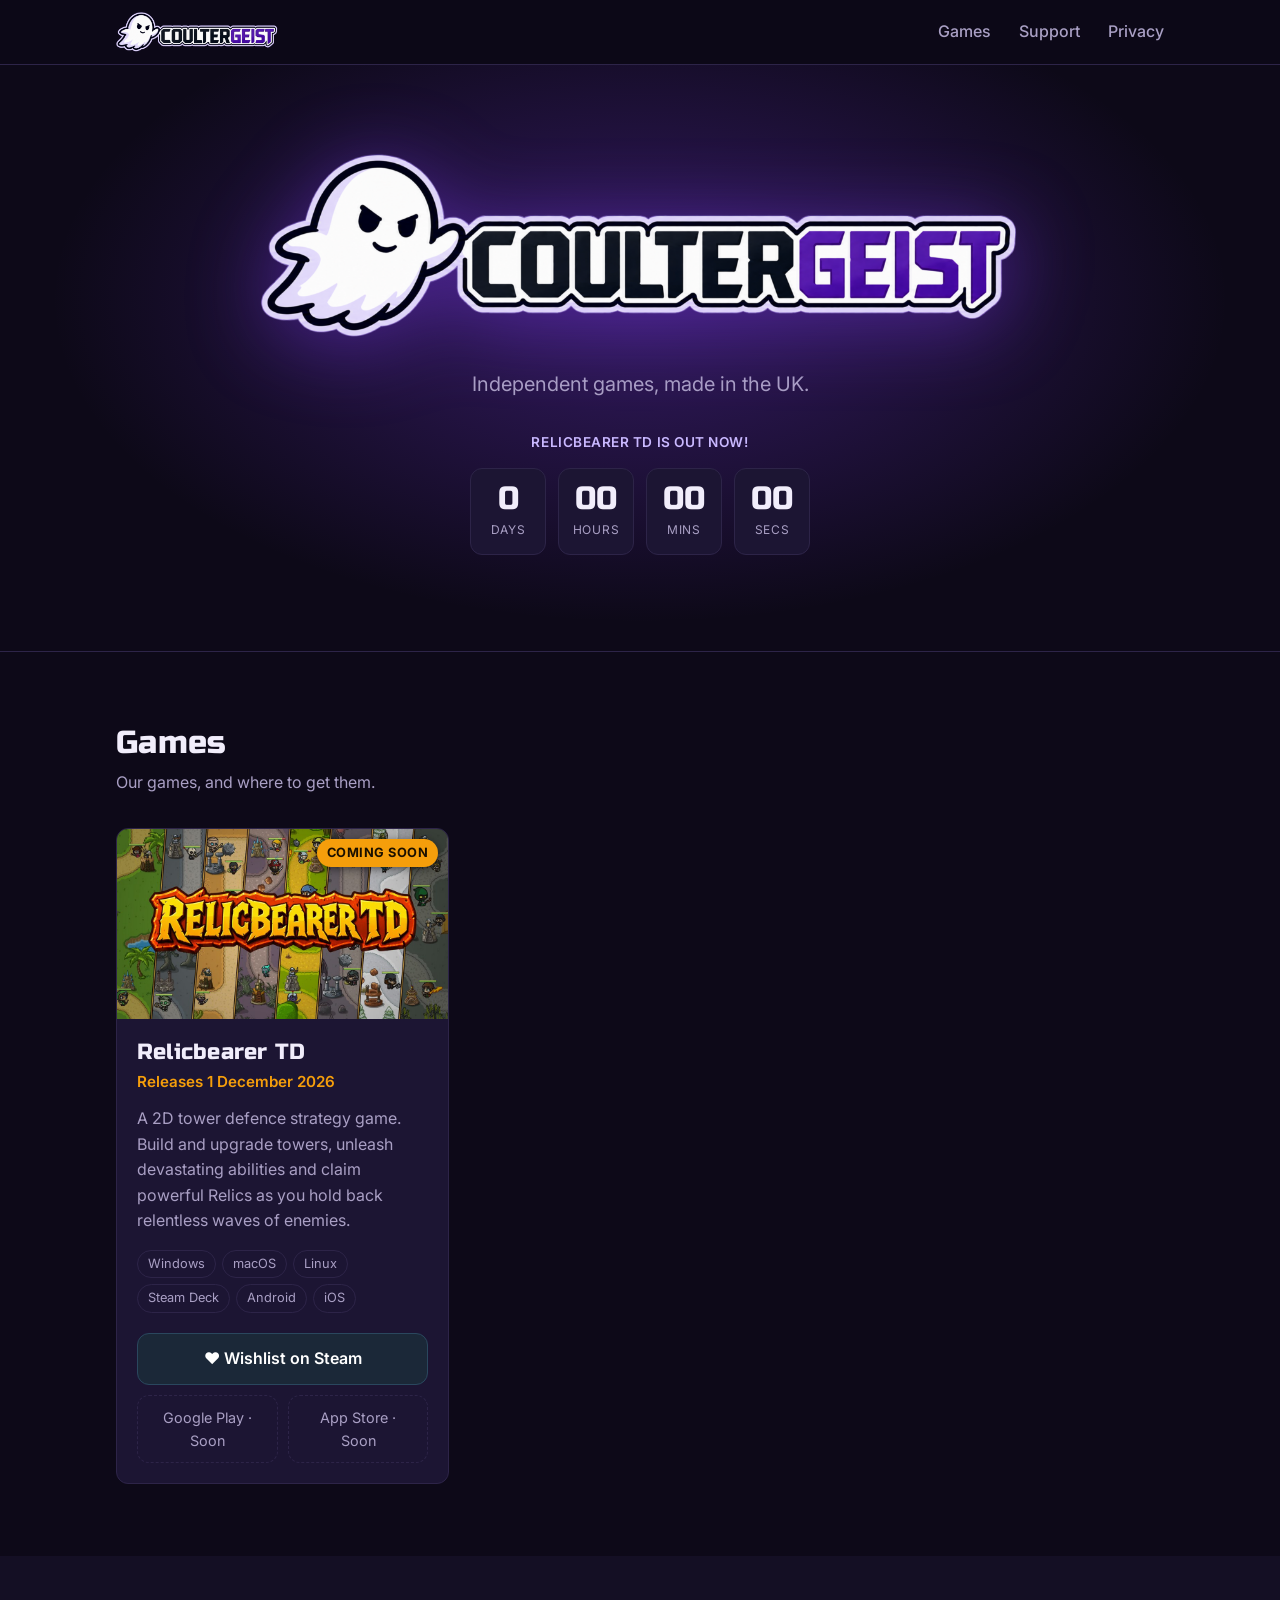
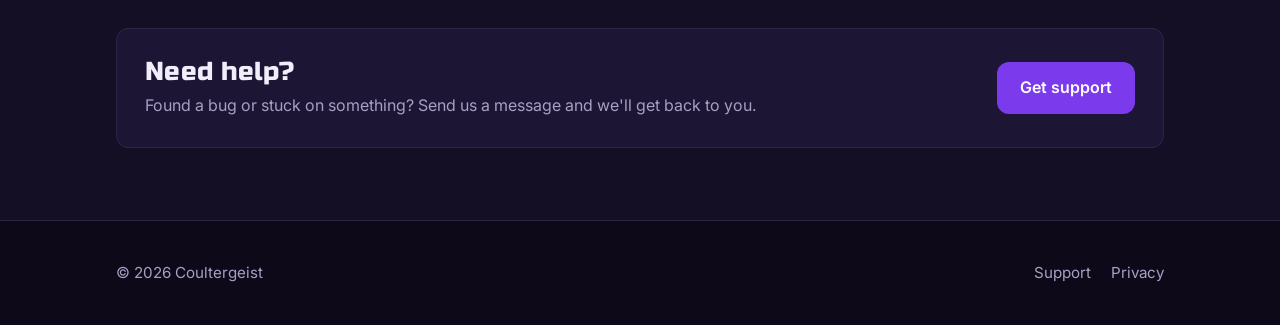
<file: index.html>
<!doctype html>
<html lang="en">
<head>
  <meta charset="utf-8">
  <meta name="viewport" content="width=device-width, initial-scale=1">
  <title>Coultergeist — Independent Games</title>
  <meta name="description" content="Coultergeist is an independent game studio in the UK. Our first game, Relicbearer TD, launches 1 December 2026 on Steam, Android and iOS.">
  <link rel="canonical" href="https://coultergeist.co.uk/">

  <meta property="og:type" content="website">
  <meta property="og:site_name" content="Coultergeist">
  <meta property="og:title" content="Coultergeist — Independent Games">
  <meta property="og:description" content="Independent games from the UK. Relicbearer TD launches 1 December 2026 — wishlist it on Steam.">
  <meta property="og:url" content="https://coultergeist.co.uk/">
  <meta property="og:image" content="https://coultergeist.co.uk/images/og-image.jpg">
  <meta name="twitter:card" content="summary_large_image">

  <link rel="icon" type="image/png" sizes="32x32" href="/images/favicon-32.png">
  <link rel="apple-touch-icon" href="/images/apple-touch-icon.png">
  <meta name="theme-color" content="#0d0918">

  <link rel="preconnect" href="https://fonts.googleapis.com">
  <link rel="preconnect" href="https://fonts.gstatic.com" crossorigin>
  <link rel="stylesheet" href="https://fonts.googleapis.com/css2?family=Inter:wght@400;500;600;700&family=Russo+One&display=swap">
  <link rel="stylesheet" href="/css/style.css?v=6">
  <script src="/js/main.js?v=5" defer></script>
</head>
<body>
  <header class="site-header">
    <div class="container header-inner">
      <a class="logo" href="/"><img src="/images/coultergeist-logo.png" alt="Coultergeist" width="1200" height="400"></a>
      <button class="nav-toggle" aria-expanded="false" aria-controls="site-nav" aria-label="Open menu">☰</button>
      <nav id="site-nav" class="site-nav">
        <a href="/#games">Games</a>
        <a href="/support.html">Support</a>
        <a href="/privacy/">Privacy</a>
      </nav>
    </div>
  </header>

  <main>
    <section class="hero">
      <div class="container">
        <img class="hero-logo" src="/images/coultergeist-logo.png" alt="" width="1200" height="400">
        <h1>Coultergeist</h1>
        <p class="lead">Independent games, made in the UK.</p>
        <!-- Launch countdown: 8am UK time, 1 December 2026 (GMT, so 08:00Z) -->
        <div class="countdown" data-launch="2026-12-01T08:00:00Z" hidden>
          <p class="countdown-label">Relicbearer TD launches in</p>
          <div class="countdown-units">
            <div class="countdown-unit"><span data-unit="days">0</span><small>Days</small></div>
            <div class="countdown-unit"><span data-unit="hours">00</span><small>Hours</small></div>
            <div class="countdown-unit"><span data-unit="minutes">00</span><small>Mins</small></div>
            <div class="countdown-unit"><span data-unit="seconds">00</span><small>Secs</small></div>
          </div>
        </div>
      </div>
    </section>

    <section id="games" class="section">
      <div class="container">
        <h2 class="section-title">Games</h2>
        <p class="section-intro">Our games, and where to get them.</p>

        <div class="games">
          <!-- Copy this <article> block for each new game -->
          <article class="game-card">
            <div class="game-cover">
              <img class="game-cover-img" src="/images/games/relicbearer-td/cover.jpg" alt="Relicbearer TD" width="960" height="550" loading="lazy">
              <span class="badge">Coming soon</span>
            </div>
            <div class="game-body">
              <h3>Relicbearer TD</h3>
              <p class="release">Releases 1 December 2026<span data-release="2026-12-01"></span></p>
              <p>A 2D tower defence strategy game. Build and upgrade towers, unleash devastating abilities and claim powerful Relics as you hold back relentless waves of enemies.</p>
              <ul class="platforms" aria-label="Platforms">
                <li>Windows</li>
                <li>macOS</li>
                <li>Linux</li>
                <li>Steam Deck</li>
                <li>Android</li>
                <li>iOS</li>
              </ul>
              <div class="game-actions">
                <a class="button steam" href="https://store.steampowered.com/app/5309220/Relicbearer_TD/" target="_blank" rel="noopener">♥ Wishlist on Steam</a>
                <div class="store-row">
                  <span class="store-soon">Google Play · Soon</span>
                  <span class="store-soon">App Store · Soon</span>
                </div>
              </div>
            </div>
          </article>
        </div>
      </div>
    </section>

    <section id="support" class="section alt">
      <div class="container">
        <div class="support-box">
          <div>
            <h2>Need help?</h2>
            <p>Found a bug or stuck on something? Send us a message and we'll get back to you.</p>
          </div>
          <a class="button" href="/support.html">Get support</a>
        </div>
      </div>
    </section>
  </main>

  <footer class="site-footer">
    <div class="container footer-inner">
      <p>&copy; <span id="year">2026</span> Coultergeist</p>
      <nav class="footer-links" aria-label="Footer">
        <a href="/support.html">Support</a>
        <a href="/privacy/">Privacy</a>
      </nav>
    </div>
  </footer>
</body>
</html>
</file>
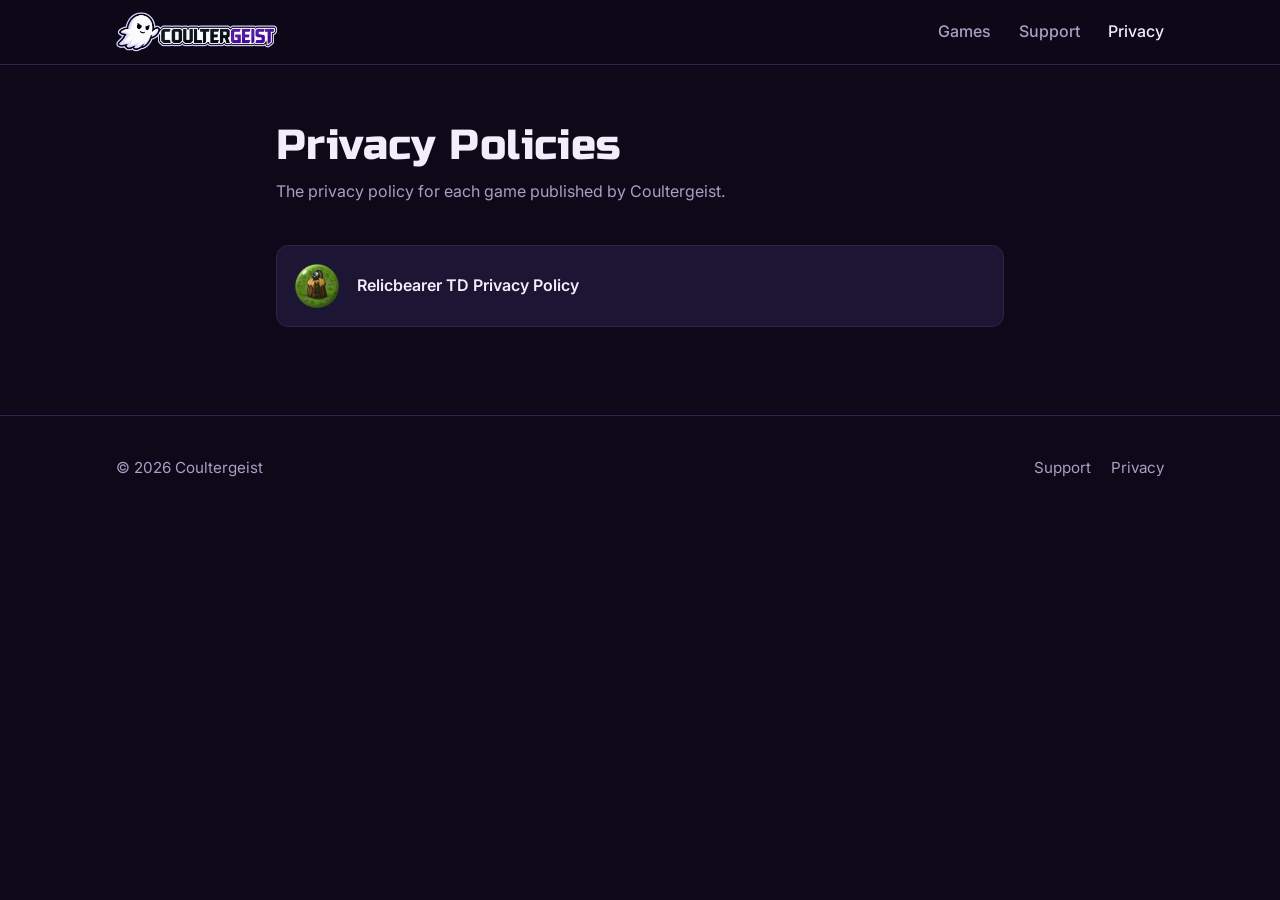
<file: privacy/index.html>
<!doctype html>
<html lang="en">
<head>
  <meta charset="utf-8">
  <meta name="viewport" content="width=device-width, initial-scale=1">
  <title>Privacy Policies — Coultergeist</title>
  <meta name="description" content="Privacy policies for all games published by Coultergeist.">
  <link rel="canonical" href="https://coultergeist.co.uk/privacy/">

  <link rel="icon" type="image/png" sizes="32x32" href="/images/favicon-32.png">
  <link rel="apple-touch-icon" href="/images/apple-touch-icon.png">
  <meta name="theme-color" content="#0d0918">

  <link rel="preconnect" href="https://fonts.googleapis.com">
  <link rel="preconnect" href="https://fonts.gstatic.com" crossorigin>
  <link rel="stylesheet" href="https://fonts.googleapis.com/css2?family=Inter:wght@400;500;600;700&family=Russo+One&display=swap">
  <link rel="stylesheet" href="/css/style.css?v=6">
  <script src="/js/main.js?v=5" defer></script>
</head>
<body>
  <header class="site-header">
    <div class="container header-inner">
      <a class="logo" href="/"><img src="/images/coultergeist-logo.png" alt="Coultergeist" width="1200" height="400"></a>
      <button class="nav-toggle" aria-expanded="false" aria-controls="site-nav" aria-label="Open menu">☰</button>
      <nav id="site-nav" class="site-nav">
        <a href="/#games">Games</a>
        <a href="/support.html">Support</a>
        <a href="/privacy/" aria-current="page">Privacy</a>
      </nav>
    </div>
  </header>

  <main>
    <div class="container narrow">
      <div class="page-header">
        <h1>Privacy Policies</h1>
        <p>The privacy policy for each game published by Coultergeist.</p>
      </div>

      <div class="prose">
        <!-- Add a list item for each game's privacy policy -->
        <ul class="policy-list">
          <li>
            <a href="/privacy/relicbearer-td.html">
              <img src="/images/games/relicbearer-td/icon.png" alt="" width="48" height="48">
              Relicbearer TD Privacy Policy
            </a>
          </li>
        </ul>
      </div>
    </div>
  </main>

  <footer class="site-footer">
    <div class="container footer-inner">
      <p>&copy; <span id="year">2026</span> Coultergeist</p>
      <nav class="footer-links" aria-label="Footer">
        <a href="/support.html">Support</a>
        <a href="/privacy/">Privacy</a>
      </nav>
    </div>
  </footer>
</body>
</html>
</file>
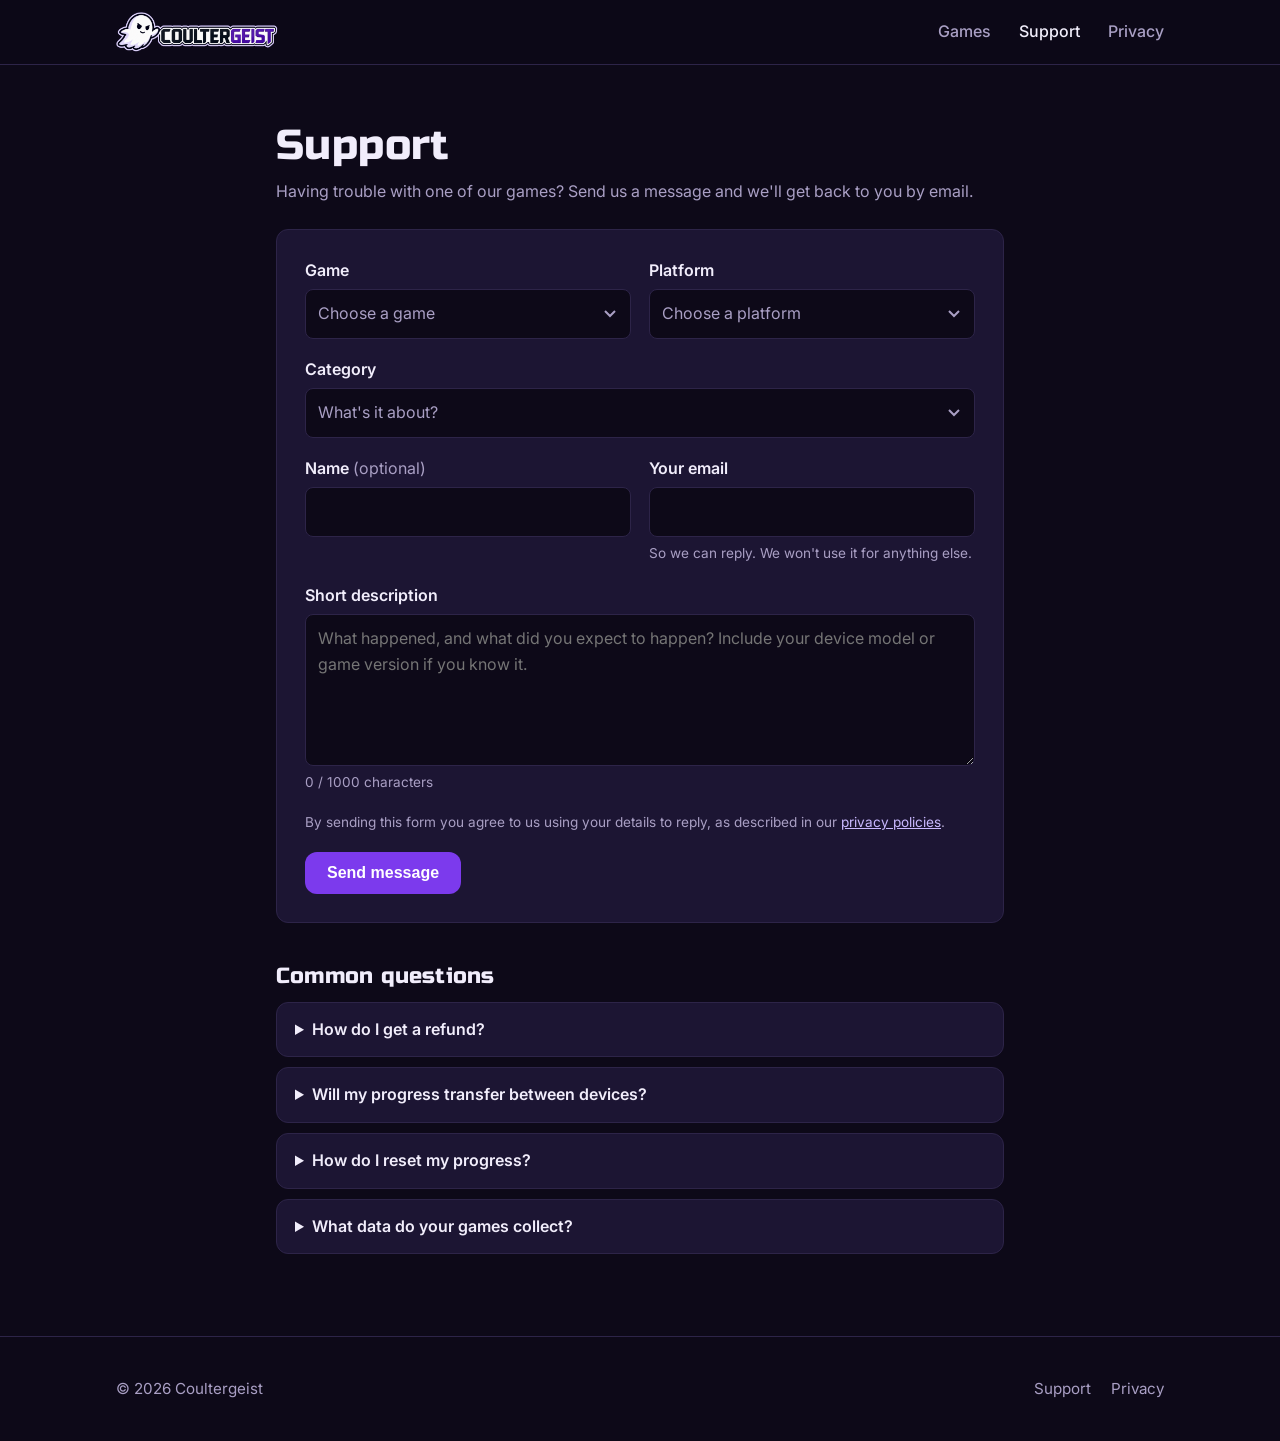
<file: support.html>
<!doctype html>
<html lang="en">
<head>
  <meta charset="utf-8">
  <meta name="viewport" content="width=device-width, initial-scale=1">
  <title>Support — Coultergeist</title>
  <meta name="description" content="Get help with Coultergeist games, including Relicbearer TD.">
  <link rel="canonical" href="https://coultergeist.co.uk/support.html">
  <meta property="og:title" content="Support — Coultergeist">
  <meta property="og:image" content="https://coultergeist.co.uk/images/og-image.jpg">

  <link rel="icon" type="image/png" sizes="32x32" href="/images/favicon-32.png">
  <link rel="apple-touch-icon" href="/images/apple-touch-icon.png">
  <meta name="theme-color" content="#0d0918">

  <link rel="preconnect" href="https://fonts.googleapis.com">
  <link rel="preconnect" href="https://fonts.gstatic.com" crossorigin>
  <link rel="stylesheet" href="https://fonts.googleapis.com/css2?family=Inter:wght@400;500;600;700&family=Russo+One&display=swap">
  <link rel="stylesheet" href="/css/style.css?v=6">
  <script src="/js/main.js?v=5" defer></script>
</head>
<body>
  <header class="site-header">
    <div class="container header-inner">
      <a class="logo" href="/"><img src="/images/coultergeist-logo.png" alt="Coultergeist" width="1200" height="400"></a>
      <button class="nav-toggle" aria-expanded="false" aria-controls="site-nav" aria-label="Open menu">☰</button>
      <nav id="site-nav" class="site-nav">
        <a href="/#games">Games</a>
        <a href="/support.html" aria-current="page">Support</a>
        <a href="/privacy/">Privacy</a>
      </nav>
    </div>
  </header>

  <main>
    <div class="container narrow">
      <div class="page-header">
        <h1>Support</h1>
        <p>Having trouble with one of our games? Send us a message and we'll get back to you by email.</p>
      </div>

      <!-- Messages are delivered to the support inbox (support@coultergeist.co.uk) by Web3Forms (web3forms.com) using the access key below. -->
      <form id="support-form" class="support-form" action="https://api.web3forms.com/submit" method="POST" novalidate>
        <input type="hidden" name="access_key" value="d92e902e-93f3-4e98-adaf-4841d5ac642a">
        <input type="hidden" name="from_name" value="Coultergeist Support Form">
        <input type="checkbox" name="botcheck" class="hp" tabindex="-1" autocomplete="off" aria-hidden="true">

        <div class="form-row">
          <div class="field">
            <label for="game">Game</label>
            <select id="game" name="game" required>
              <option value="" selected disabled>Choose a game</option>
              <option>Relicbearer TD</option>
              <option>Not about a specific game</option>
            </select>
          </div>
          <div class="field">
            <label for="platform">Platform</label>
            <select id="platform" name="platform" required>
              <option value="" selected disabled>Choose a platform</option>
              <option>Steam – Windows</option>
              <option>Steam – macOS</option>
              <option>Steam – Linux</option>
              <option>Steam Deck</option>
              <option>Android</option>
              <option>iOS / iPadOS</option>
              <option>Not applicable</option>
            </select>
          </div>
        </div>

        <div class="field">
          <label for="category">Category</label>
          <select id="category" name="category" required>
            <option value="" selected disabled>What's it about?</option>
            <option>Bug or glitch</option>
            <option>Crash or won't start</option>
            <option>Lost or broken save progress</option>
            <option>Gameplay question</option>
            <option>Purchase or refund</option>
            <option>Feedback or suggestion</option>
            <option>Privacy or data request</option>
            <option>Business or press enquiry</option>
            <option>Something else</option>
          </select>
        </div>

        <div class="form-row">
          <div class="field">
            <label for="name">Name <span class="optional">(optional)</span></label>
            <input id="name" name="name" type="text" autocomplete="name" maxlength="80">
          </div>
          <div class="field">
            <label for="email">Your email</label>
            <input id="email" name="email" type="email" autocomplete="email" maxlength="120" required>
            <p class="hint">So we can reply. We won't use it for anything else.</p>
          </div>
        </div>

        <div class="field">
          <label for="message">Short description</label>
          <textarea id="message" name="message" rows="5" minlength="10" maxlength="1000" required placeholder="What happened, and what did you expect to happen? Include your device model or game version if you know it."></textarea>
          <p class="hint"><span id="message-count">0</span> / 1000 characters</p>
        </div>

        <p class="hint">By sending this form you agree to us using your details to reply, as described in our <a href="/privacy/">privacy policies</a>.</p>

        <button class="button" type="submit">Send message</button>
        <p id="form-status" class="form-status" role="status" aria-live="polite"></p>
      </form>

      <div class="prose">
        <h2>Common questions</h2>
        <div class="faq">
          <details>
            <summary>How do I get a refund?</summary>
            <p>Purchases are handled by the store you bought the game from. Request a refund through Steam, Google Play or the App Store, following that store's refund policy.</p>
          </details>
          <details>
            <summary>Will my progress transfer between devices?</summary>
            <p>Your progress is saved on your own device. Steam Cloud, Android backup or iCloud backup may keep a copy if you've turned them on, but progress can't be moved between different platforms.</p>
          </details>
          <details>
            <summary>How do I reset my progress?</summary>
            <p>Delete the game's save data: uninstall and reinstall the game, or clear the game's app data on Android.</p>
          </details>
          <details>
            <summary>What data do your games collect?</summary>
            <p>None. Read the details in our <a href="/privacy/">privacy policies</a>.</p>
          </details>
        </div>
      </div>
    </div>
  </main>

  <footer class="site-footer">
    <div class="container footer-inner">
      <p>&copy; <span id="year">2026</span> Coultergeist</p>
      <nav class="footer-links" aria-label="Footer">
        <a href="/support.html">Support</a>
        <a href="/privacy/">Privacy</a>
      </nav>
    </div>
  </footer>
</body>
</html>
</file>
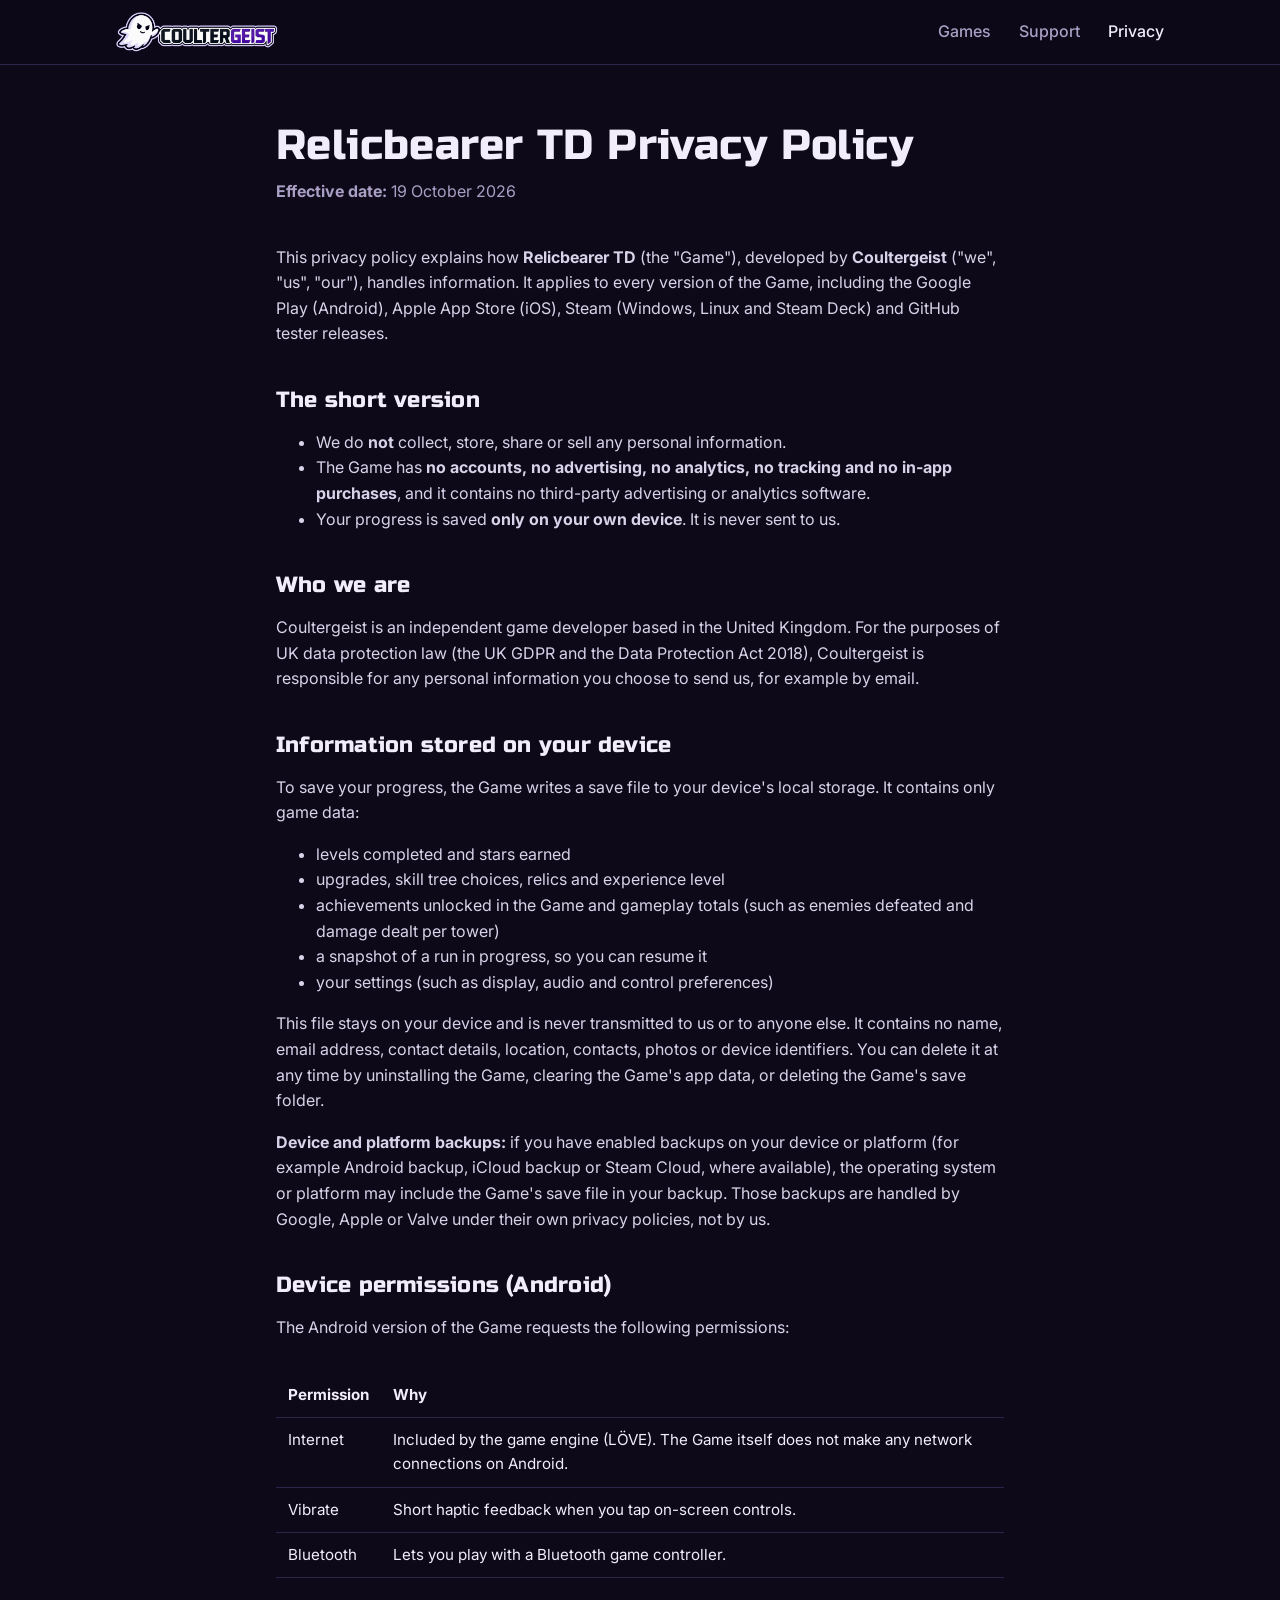
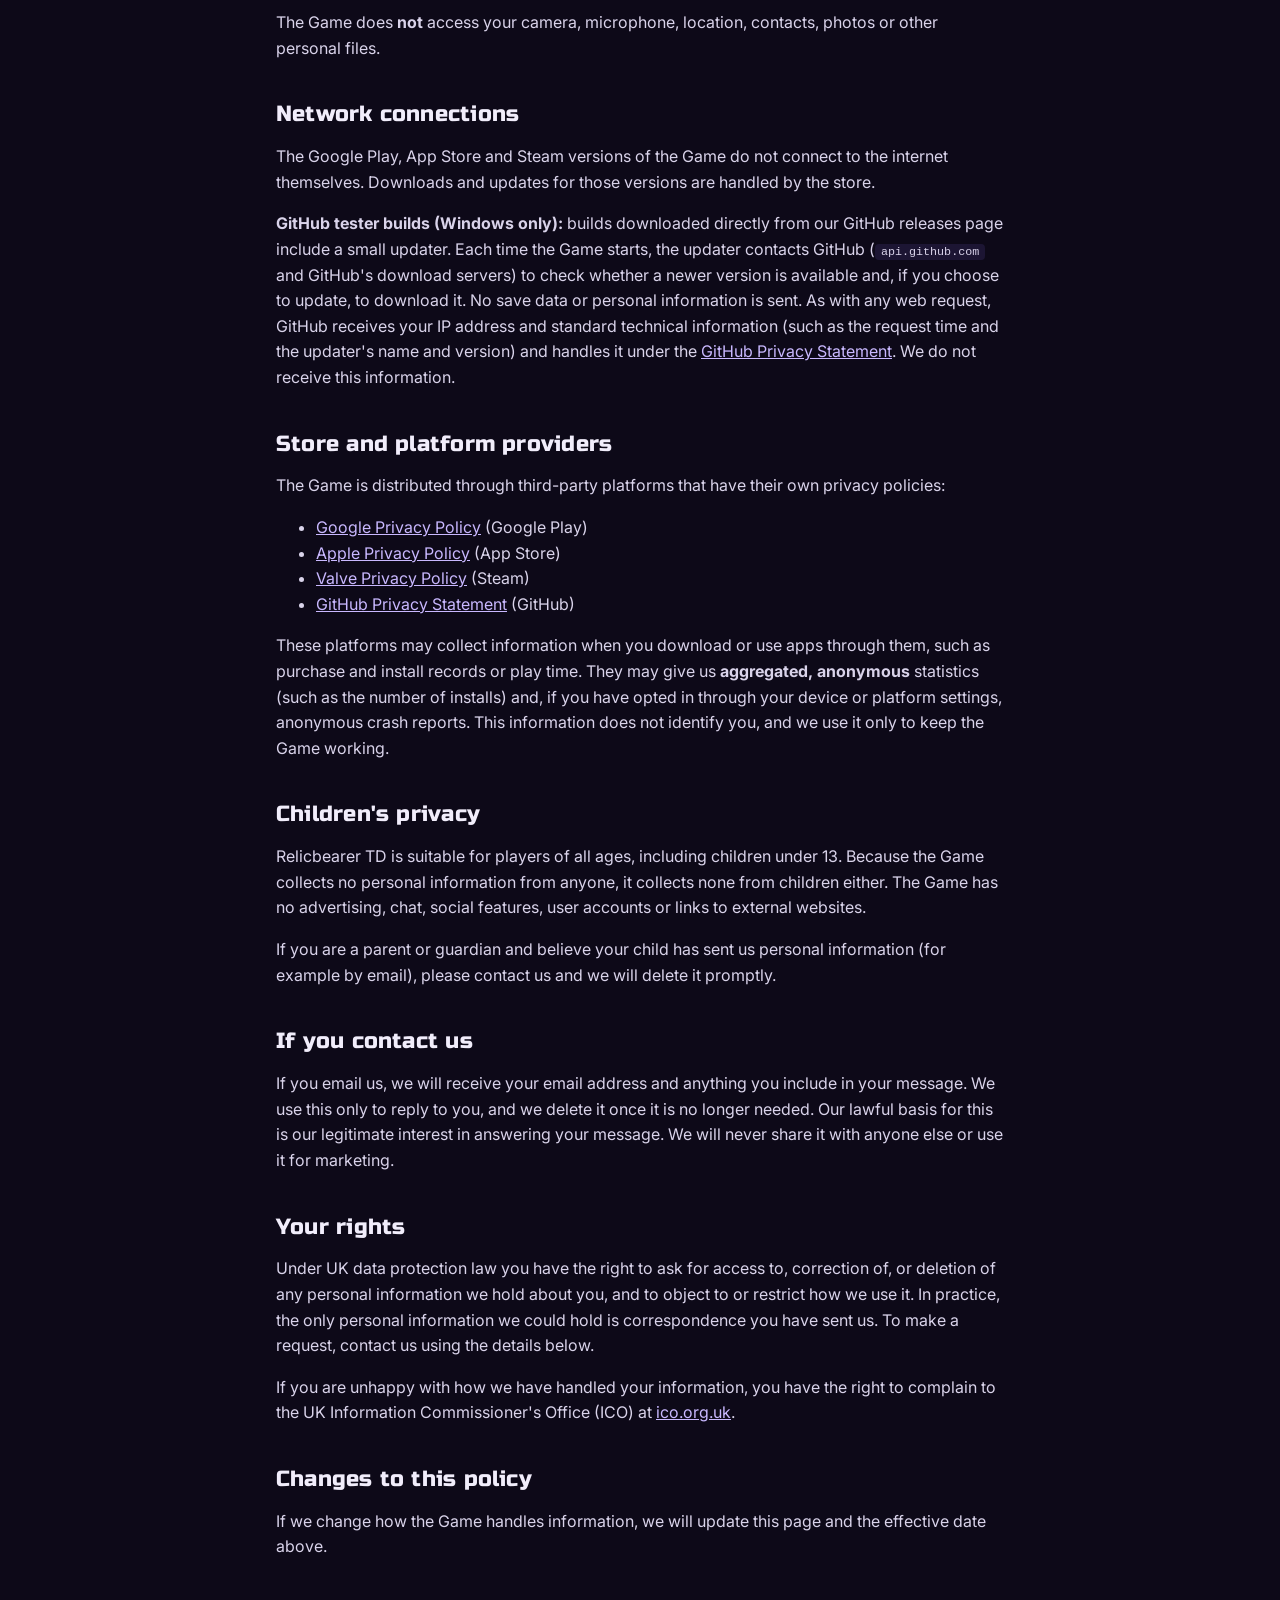
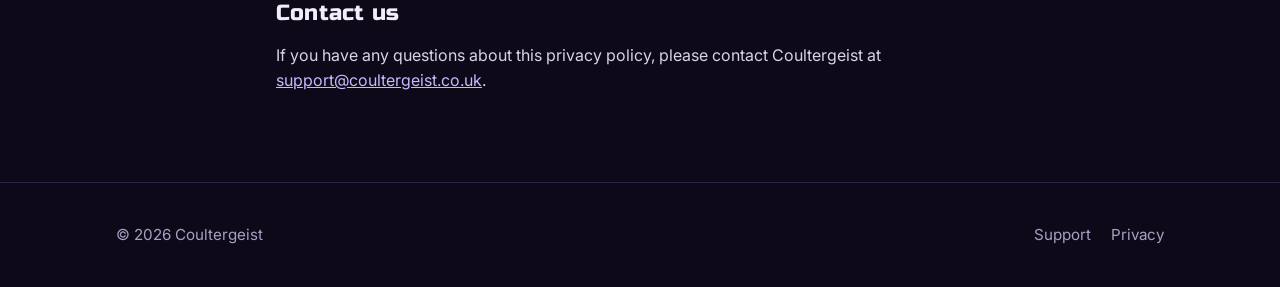
<file: privacy/relicbearer-td.html>
<!doctype html>
<html lang="en">
<head>
  <meta charset="utf-8">
  <meta name="viewport" content="width=device-width, initial-scale=1">
  <title>Relicbearer TD Privacy Policy — Coultergeist</title>
  <meta name="description" content="How Relicbearer TD handles information. The game collects no personal information.">
  <link rel="canonical" href="https://coultergeist.co.uk/privacy/relicbearer-td.html">

  <link rel="icon" type="image/png" sizes="32x32" href="/images/favicon-32.png">
  <link rel="apple-touch-icon" href="/images/apple-touch-icon.png">
  <meta name="theme-color" content="#0d0918">

  <link rel="preconnect" href="https://fonts.googleapis.com">
  <link rel="preconnect" href="https://fonts.gstatic.com" crossorigin>
  <link rel="stylesheet" href="https://fonts.googleapis.com/css2?family=Inter:wght@400;500;600;700&family=Russo+One&display=swap">
  <link rel="stylesheet" href="/css/style.css?v=6">
  <script src="/js/main.js?v=5" defer></script>
</head>
<body>
  <header class="site-header">
    <div class="container header-inner">
      <a class="logo" href="/"><img src="/images/coultergeist-logo.png" alt="Coultergeist" width="1200" height="400"></a>
      <button class="nav-toggle" aria-expanded="false" aria-controls="site-nav" aria-label="Open menu">☰</button>
      <nav id="site-nav" class="site-nav">
        <a href="/#games">Games</a>
        <a href="/support.html">Support</a>
        <a href="/privacy/" aria-current="page">Privacy</a>
      </nav>
    </div>
  </header>

  <main>
    <div class="container narrow">
      <div class="page-header">
        <h1>Relicbearer TD Privacy Policy</h1>
        <p><strong>Effective date:</strong> 19 October 2026</p>
      </div>

      <article class="prose">
        <p>This privacy policy explains how <strong>Relicbearer TD</strong> (the "Game"), developed by <strong>Coultergeist</strong> ("we", "us", "our"), handles information. It applies to every version of the Game, including the Google Play (Android), Apple App Store (iOS), Steam (Windows, Linux and Steam Deck) and GitHub tester releases.</p>

        <h2>The short version</h2>
        <ul>
          <li>We do <strong>not</strong> collect, store, share or sell any personal information.</li>
          <li>The Game has <strong>no accounts, no advertising, no analytics, no tracking and no in-app purchases</strong>, and it contains no third-party advertising or analytics software.</li>
          <li>Your progress is saved <strong>only on your own device</strong>. It is never sent to us.</li>
        </ul>

        <h2>Who we are</h2>
        <p>Coultergeist is an independent game developer based in the United Kingdom. For the purposes of UK data protection law (the UK GDPR and the Data Protection Act 2018), Coultergeist is responsible for any personal information you choose to send us, for example by email.</p>

        <h2>Information stored on your device</h2>
        <p>To save your progress, the Game writes a save file to your device's local storage. It contains only game data:</p>
        <ul>
          <li>levels completed and stars earned</li>
          <li>upgrades, skill tree choices, relics and experience level</li>
          <li>achievements unlocked in the Game and gameplay totals (such as enemies defeated and damage dealt per tower)</li>
          <li>a snapshot of a run in progress, so you can resume it</li>
          <li>your settings (such as display, audio and control preferences)</li>
        </ul>
        <p>This file stays on your device and is never transmitted to us or to anyone else. It contains no name, email address, contact details, location, contacts, photos or device identifiers. You can delete it at any time by uninstalling the Game, clearing the Game's app data, or deleting the Game's save folder.</p>
        <p><strong>Device and platform backups:</strong> if you have enabled backups on your device or platform (for example Android backup, iCloud backup or Steam Cloud, where available), the operating system or platform may include the Game's save file in your backup. Those backups are handled by Google, Apple or Valve under their own privacy policies, not by us.</p>

        <h2>Device permissions (Android)</h2>
        <p>The Android version of the Game requests the following permissions:</p>
        <div class="table-wrap">
          <table>
            <thead>
              <tr><th>Permission</th><th>Why</th></tr>
            </thead>
            <tbody>
              <tr><td>Internet</td><td>Included by the game engine (LÖVE). The Game itself does not make any network connections on Android.</td></tr>
              <tr><td>Vibrate</td><td>Short haptic feedback when you tap on-screen controls.</td></tr>
              <tr><td>Bluetooth</td><td>Lets you play with a Bluetooth game controller.</td></tr>
            </tbody>
          </table>
        </div>
        <p>The Game does <strong>not</strong> access your camera, microphone, location, contacts, photos or other personal files.</p>

        <h2>Network connections</h2>
        <p>The Google Play, App Store and Steam versions of the Game do not connect to the internet themselves. Downloads and updates for those versions are handled by the store.</p>
        <p><strong>GitHub tester builds (Windows only):</strong> builds downloaded directly from our GitHub releases page include a small updater. Each time the Game starts, the updater contacts GitHub (<code>api.github.com</code> and GitHub's download servers) to check whether a newer version is available and, if you choose to update, to download it. No save data or personal information is sent. As with any web request, GitHub receives your IP address and standard technical information (such as the request time and the updater's name and version) and handles it under the <a href="https://docs.github.com/en/site-policy/privacy-policies/github-general-privacy-statement">GitHub Privacy Statement</a>. We do not receive this information.</p>

        <h2>Store and platform providers</h2>
        <p>The Game is distributed through third-party platforms that have their own privacy policies:</p>
        <ul>
          <li><a href="https://policies.google.com/privacy">Google Privacy Policy</a> (Google Play)</li>
          <li><a href="https://www.apple.com/legal/privacy/">Apple Privacy Policy</a> (App Store)</li>
          <li><a href="https://store.steampowered.com/privacy_agreement/">Valve Privacy Policy</a> (Steam)</li>
          <li><a href="https://docs.github.com/en/site-policy/privacy-policies/github-general-privacy-statement">GitHub Privacy Statement</a> (GitHub)</li>
        </ul>
        <p>These platforms may collect information when you download or use apps through them, such as purchase and install records or play time. They may give us <strong>aggregated, anonymous</strong> statistics (such as the number of installs) and, if you have opted in through your device or platform settings, anonymous crash reports. This information does not identify you, and we use it only to keep the Game working.</p>

        <h2>Children's privacy</h2>
        <p>Relicbearer TD is suitable for players of all ages, including children under 13. Because the Game collects no personal information from anyone, it collects none from children either. The Game has no advertising, chat, social features, user accounts or links to external websites.</p>
        <p>If you are a parent or guardian and believe your child has sent us personal information (for example by email), please contact us and we will delete it promptly.</p>

        <h2>If you contact us</h2>
        <p>If you email us, we will receive your email address and anything you include in your message. We use this only to reply to you, and we delete it once it is no longer needed. Our lawful basis for this is our legitimate interest in answering your message. We will never share it with anyone else or use it for marketing.</p>

        <h2>Your rights</h2>
        <p>Under UK data protection law you have the right to ask for access to, correction of, or deletion of any personal information we hold about you, and to object to or restrict how we use it. In practice, the only personal information we could hold is correspondence you have sent us. To make a request, contact us using the details below.</p>
        <p>If you are unhappy with how we have handled your information, you have the right to complain to the UK Information Commissioner's Office (ICO) at <a href="https://ico.org.uk">ico.org.uk</a>.</p>

        <h2>Changes to this policy</h2>
        <p>If we change how the Game handles information, we will update this page and the effective date above.</p>

        <h2>Contact us</h2>
        <p>If you have any questions about this privacy policy, please contact Coultergeist at <a href="mailto:support@coultergeist.co.uk">support@coultergeist.co.uk</a>.</p>
      </article>
    </div>
  </main>

  <footer class="site-footer">
    <div class="container footer-inner">
      <p>&copy; <span id="year">2026</span> Coultergeist</p>
      <nav class="footer-links" aria-label="Footer">
        <a href="/support.html">Support</a>
        <a href="/privacy/">Privacy</a>
      </nav>
    </div>
  </footer>
</body>
</html>
</file>
<file: css/style.css>
/* Colours and spacing — change these to restyle the whole site */
:root {
  --bg: #0d0918;
  --bg-alt: #140f24;
  --surface: #1c1533;
  --surface-hover: #241b40;
  --text: #f1edfb;
  --muted: #a99fc4;
  --accent: #7c3aed;
  --accent-hover: #6d28d9;
  --accent-soft: #c9b8ff;
  --accent-text: #ffffff;
  --border: #2d2448;
  --steam: #1b2838;
  --coming: #f59e0b;
  --radius: 12px;
  --max-width: 1080px;
  --font-display: "Russo One", system-ui, sans-serif;
  --font-body: "Inter", system-ui, -apple-system, "Segoe UI", Roboto, sans-serif;
}

*,
*::before,
*::after {
  box-sizing: border-box;
}

html {
  scroll-behavior: smooth;
  scroll-padding-top: 80px;
}

body {
  margin: 0;
  font-family: var(--font-body);
  line-height: 1.6;
  color: var(--text);
  background: var(--bg);
}

img {
  max-width: 100%;
  display: block;
}

a {
  color: var(--accent-soft);
}

h1,
h2,
h3 {
  font-family: var(--font-display);
  font-weight: 400;
  line-height: 1.2;
  letter-spacing: 0.01em;
}

.container {
  max-width: var(--max-width);
  margin: 0 auto;
  padding: 0 16px;
}

.narrow {
  max-width: 760px;
}

/* Header */
.site-header {
  position: sticky;
  top: 0;
  z-index: 10;
  background: rgba(13, 9, 24, 0.9);
  backdrop-filter: blur(8px);
  border-bottom: 1px solid var(--border);
}

.header-inner {
  display: flex;
  align-items: center;
  justify-content: space-between;
  height: 64px;
}

.logo img {
  height: 40px;
  width: auto;
}

.site-nav {
  display: flex;
  gap: 28px;
}

.site-nav a {
  color: var(--muted);
  text-decoration: none;
  font-weight: 500;
}

.site-nav a:hover,
.site-nav a[aria-current="page"] {
  color: var(--text);
}

.nav-toggle {
  display: none;
  background: none;
  border: none;
  font-size: 1.6rem;
  color: var(--text);
  cursor: pointer;
}

/* Hero banner */
.hero {
  padding: 88px 0 96px;
  text-align: center;
  background:
    radial-gradient(ellipse at 50% 40%, rgba(124, 58, 237, 0.35), transparent 65%),
    var(--bg);
  border-bottom: 1px solid var(--border);
}

.hero-logo {
  width: min(760px, 100%);
  height: auto;
  margin: 0 auto 28px;
  filter: drop-shadow(0 10px 40px rgba(124, 58, 237, 0.45));
}

.hero h1 {
  position: absolute;
  width: 1px;
  height: 1px;
  overflow: hidden;
  clip: rect(0 0 0 0);
}

.lead {
  font-size: 1.25rem;
  color: var(--muted);
  max-width: 560px;
  margin: 0 auto 32px;
}

/* Launch countdown */
.countdown-label {
  margin: 0 0 14px;
  color: var(--accent-soft);
  font-weight: 600;
  letter-spacing: 0.04em;
  text-transform: uppercase;
  font-size: 0.85rem;
}

.countdown-units {
  display: inline-flex;
  gap: 12px;
}

.countdown-unit {
  min-width: 76px;
  padding: 12px 10px;
  border: 1px solid var(--border);
  border-radius: var(--radius);
  background: var(--surface);
}

.countdown-unit span {
  display: block;
  font-family: var(--font-display);
  font-size: 2rem;
  line-height: 1.1;
  font-variant-numeric: tabular-nums;
}

.countdown-unit small {
  color: var(--muted);
  font-size: 0.75rem;
  text-transform: uppercase;
  letter-spacing: 0.06em;
}

@media (max-width: 480px) {
  .countdown-units {
    gap: 8px;
  }

  .countdown-unit {
    min-width: 64px;
    padding: 10px 6px;
  }

  .countdown-unit span {
    font-size: 1.5rem;
  }
}

/* Buttons */
.button {
  display: inline-flex;
  align-items: center;
  gap: 8px;
  padding: 12px 22px;
  border-radius: var(--radius);
  background: var(--accent);
  color: var(--accent-text);
  text-decoration: none;
  font-weight: 600;
  border: 1px solid transparent;
  transition: background 0.15s;
}

.button:hover {
  background: var(--accent-hover);
}

.button.secondary {
  background: transparent;
  border-color: var(--border);
  color: var(--text);
}

.button.secondary:hover {
  background: var(--surface-hover);
}

.button.steam {
  background: var(--steam);
  border-color: #2a475e;
}

.button.steam:hover {
  background: #2a475e;
}

.button svg {
  width: 20px;
  height: 20px;
  flex-shrink: 0;
}

/* Sections */
.section {
  padding: 72px 0;
}

.section.alt {
  background: var(--bg-alt);
}

.section-title {
  font-size: 2rem;
  margin: 0 0 8px;
}

.section-intro {
  color: var(--muted);
  margin: 0 0 32px;
}

/* Game tiles */
.games {
  display: grid;
  grid-template-columns: repeat(auto-fill, minmax(320px, 1fr));
  gap: 24px;
}

.game-card {
  display: flex;
  flex-direction: column;
  background: var(--surface);
  border: 1px solid var(--border);
  border-radius: var(--radius);
  overflow: hidden;
  transition: transform 0.2s, border-color 0.2s;
}

.game-card:hover {
  transform: translateY(-4px);
  border-color: var(--accent);
}

.game-cover {
  position: relative;
  aspect-ratio: 1232 / 706;
  background: #000;
}

.game-cover-img {
  width: 100%;
  height: 100%;
  object-fit: cover;
}

.badge {
  position: absolute;
  z-index: 1;
  top: 10px;
  right: 10px;
  box-shadow: 0 2px 8px rgba(0, 0, 0, 0.5);
  padding: 4px 10px;
  border-radius: 999px;
  background: var(--coming);
  color: #1a1000;
  font-size: 0.8rem;
  font-weight: 700;
  text-transform: uppercase;
  letter-spacing: 0.04em;
}

.game-body {
  display: flex;
  flex-direction: column;
  flex: 1;
  padding: 20px;
}

.game-body h3 {
  margin: 0 0 4px;
  font-size: 1.4rem;
}

.game-body .release {
  margin: 0 0 12px;
  color: var(--coming);
  font-weight: 600;
  font-size: 0.95rem;
}

.game-body p {
  margin: 0 0 16px;
  color: var(--muted);
}

.platforms {
  display: flex;
  flex-wrap: wrap;
  gap: 6px;
  margin: 0 0 20px;
  padding: 0;
  list-style: none;
}

.platforms li {
  padding: 3px 10px;
  border: 1px solid var(--border);
  border-radius: 999px;
  font-size: 0.8rem;
  color: var(--muted);
}

.game-actions {
  display: flex;
  flex-direction: column;
  gap: 10px;
  margin-top: auto;
}

.game-actions .button {
  justify-content: center;
}

.store-row {
  display: flex;
  gap: 10px;
}

.store-row > * {
  flex: 1;
  justify-content: center;
}

.store-soon {
  display: inline-flex;
  align-items: center;
  justify-content: center;
  gap: 8px;
  padding: 10px 12px;
  border: 1px dashed var(--border);
  border-radius: var(--radius);
  color: var(--muted);
  font-size: 0.9rem;
  text-align: center;
}

.store-soon svg {
  width: 18px;
  height: 18px;
}

/* Support */
.support-box {
  display: flex;
  flex-wrap: wrap;
  align-items: center;
  justify-content: space-between;
  gap: 20px;
  padding: 28px;
  background: var(--surface);
  border: 1px solid var(--border);
  border-radius: var(--radius);
}

.support-box h2 {
  margin: 0 0 6px;
  font-size: 1.6rem;
}

.support-box p {
  margin: 0;
  color: var(--muted);
}

.email-link {
  font-size: 1.15rem;
  font-weight: 600;
  word-break: break-all;
}

/* Support form */
.support-form {
  display: grid;
  gap: 18px;
  padding: 28px;
  background: var(--surface);
  border: 1px solid var(--border);
  border-radius: var(--radius);
}

.form-row {
  display: grid;
  grid-template-columns: 1fr 1fr;
  gap: 18px;
}

.field {
  display: grid;
  align-content: start;
  gap: 6px;
}

.field label {
  font-weight: 600;
}

.optional {
  font-weight: 400;
  color: var(--muted);
}

.field input,
.field select,
.field textarea {
  width: 100%;
  padding: 11px 12px;
  font: inherit;
  color: var(--text);
  background: var(--bg);
  border: 1px solid var(--border);
  border-radius: 8px;
}

.field textarea {
  resize: vertical;
  min-height: 120px;
}

.field select {
  appearance: none;
  padding-right: 36px;
  background-image: url("data:image/svg+xml,%3Csvg xmlns='http://www.w3.org/2000/svg' width='12' height='8' viewBox='0 0 12 8'%3E%3Cpath d='M1 1l5 5 5-5' fill='none' stroke='%23a99fc4' stroke-width='2'/%3E%3C/svg%3E");
  background-repeat: no-repeat;
  background-position: right 14px center;
}

.field select:invalid {
  color: var(--muted);
}

.field input:focus,
.field select:focus,
.field textarea:focus {
  outline: 2px solid var(--accent);
  outline-offset: 1px;
  border-color: var(--accent);
}

.field.has-error input,
.field.has-error select,
.field.has-error textarea {
  border-color: #f87171;
}

.hint {
  margin: 0;
  font-size: 0.85rem;
  color: var(--muted);
}

.support-form .button {
  justify-self: start;
  border: none;
  cursor: pointer;
  font-size: 1rem;
}

.support-form .button:disabled {
  opacity: 0.6;
  cursor: wait;
}

.form-status {
  margin: 0;
  font-weight: 600;
}

.form-status:empty {
  display: none;
}

.form-status.success {
  color: #4ade80;
}

.form-status.error {
  color: #f87171;
}

/* Hidden spam trap */
.hp {
  position: absolute;
  left: -9999px;
}

.checklist {
  padding-left: 20px;
}

.checklist li {
  margin-bottom: 6px;
}

.faq details {
  background: var(--surface);
  border: 1px solid var(--border);
  border-radius: var(--radius);
  padding: 14px 18px;
  margin-bottom: 10px;
}

.faq summary {
  font-weight: 600;
  cursor: pointer;
}

.faq details p {
  margin: 10px 0 0;
  color: var(--muted);
}

/* Long text pages (privacy policy etc.) */
.page-header {
  padding: 56px 0 24px;
}

.page-header h1 {
  font-size: clamp(1.8rem, 5vw, 2.6rem);
  margin: 0 0 8px;
}

.page-header p {
  color: var(--muted);
  margin: 0;
}

.prose {
  padding-bottom: 72px;
}

.prose h2 {
  font-size: 1.4rem;
  margin: 40px 0 12px;
}

.prose p,
.prose li {
  color: #d9d3ea;
}

.prose table {
  width: 100%;
  border-collapse: collapse;
  margin: 16px 0;
  font-size: 0.95rem;
}

.prose th,
.prose td {
  text-align: left;
  padding: 10px 12px;
  border-bottom: 1px solid var(--border);
  vertical-align: top;
}

.prose th {
  color: var(--text);
}

.prose code {
  background: var(--surface);
  padding: 1px 6px;
  border-radius: 4px;
  font-size: 0.9em;
}

.table-wrap {
  overflow-x: auto;
}

.policy-list {
  list-style: none;
  padding: 0;
  display: grid;
  gap: 12px;
}

.policy-list a {
  display: flex;
  align-items: center;
  gap: 16px;
  padding: 16px;
  background: var(--surface);
  border: 1px solid var(--border);
  border-radius: var(--radius);
  color: var(--text);
  text-decoration: none;
  font-weight: 600;
}

.policy-list a:hover {
  border-color: var(--accent);
}

.policy-list img {
  width: 48px;
  height: 48px;
  border-radius: 10px;
}

/* 404 */
.not-found {
  padding: 96px 0;
  text-align: center;
}

.not-found img {
  width: 160px;
  margin: 0 auto 24px;
}

/* Footer */
.site-footer {
  padding: 40px 0;
  border-top: 1px solid var(--border);
  color: var(--muted);
  font-size: 0.95rem;
}

.footer-inner {
  display: flex;
  flex-wrap: wrap;
  align-items: center;
  justify-content: space-between;
  gap: 16px;
}

.footer-inner p {
  margin: 0;
}

.footer-links {
  display: flex;
  flex-wrap: wrap;
  gap: 20px;
}

.footer-links a {
  color: var(--muted);
  text-decoration: none;
}

.footer-links a:hover {
  color: var(--text);
}

/* Phones */
@media (max-width: 640px) {
  .nav-toggle {
    display: block;
  }

  .site-nav {
    display: none;
    position: absolute;
    top: 64px;
    left: 0;
    right: 0;
    flex-direction: column;
    gap: 0;
    background: var(--bg-alt);
    border-bottom: 1px solid var(--border);
  }

  .site-nav.open {
    display: flex;
  }

  .site-nav a {
    padding: 14px 16px;
  }

  .logo img {
    height: 32px;
  }

  .hero {
    padding: 56px 0 64px;
  }

  .games {
    grid-template-columns: 1fr;
  }

  .support-box,
  .support-form {
    padding: 20px;
  }

  .form-row {
    grid-template-columns: 1fr;
  }
}
</file>
